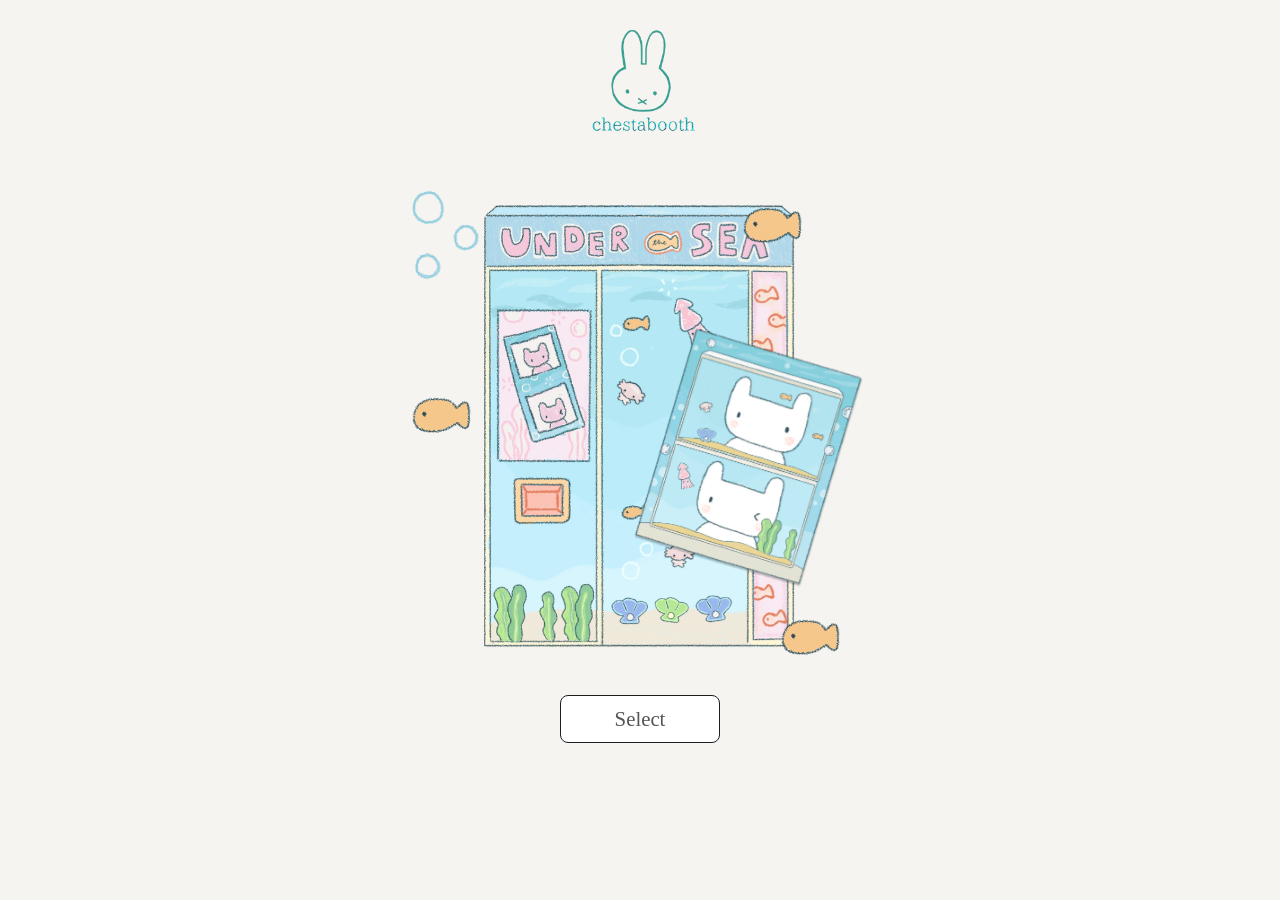
<file: index.html>
<!DOCTYPE html>
<html lang="en">
<head>
  <meta charset="UTF-8" />
  <meta name="viewport" content="width=device-width, initial-scale=1.0" />
  <title>Chestabooth</title>

  <!-- Favicon -->
  <link rel="icon" href="Images/favicon.png" type="image/x-icon">
  <link rel="stylesheet" href="home.css">
</head>
<body>
  <div class="logo">
    <img src="Images/Logo.png" alt="Logo">
  </div>

  <!-- Main Container -->
  <div class="home-container">
    <div class="photobooth-container">
      <div class="photobooth-mock"></div>
      <div class="photostrip-mock"></div>
      <div class="bubbles-mock"></div>
      <div class="fish-mock-1"></div>
      <div class="fish-mock-2"></div>
      <div class="fish-mock-3"></div>
    </div>

    <div class="button-container">
      <button id="select-button">Select</button>
    </div>
  </div>

  <!-- Main JS -->
  <script src="home.js"></script>
</body>
</html>
</file>
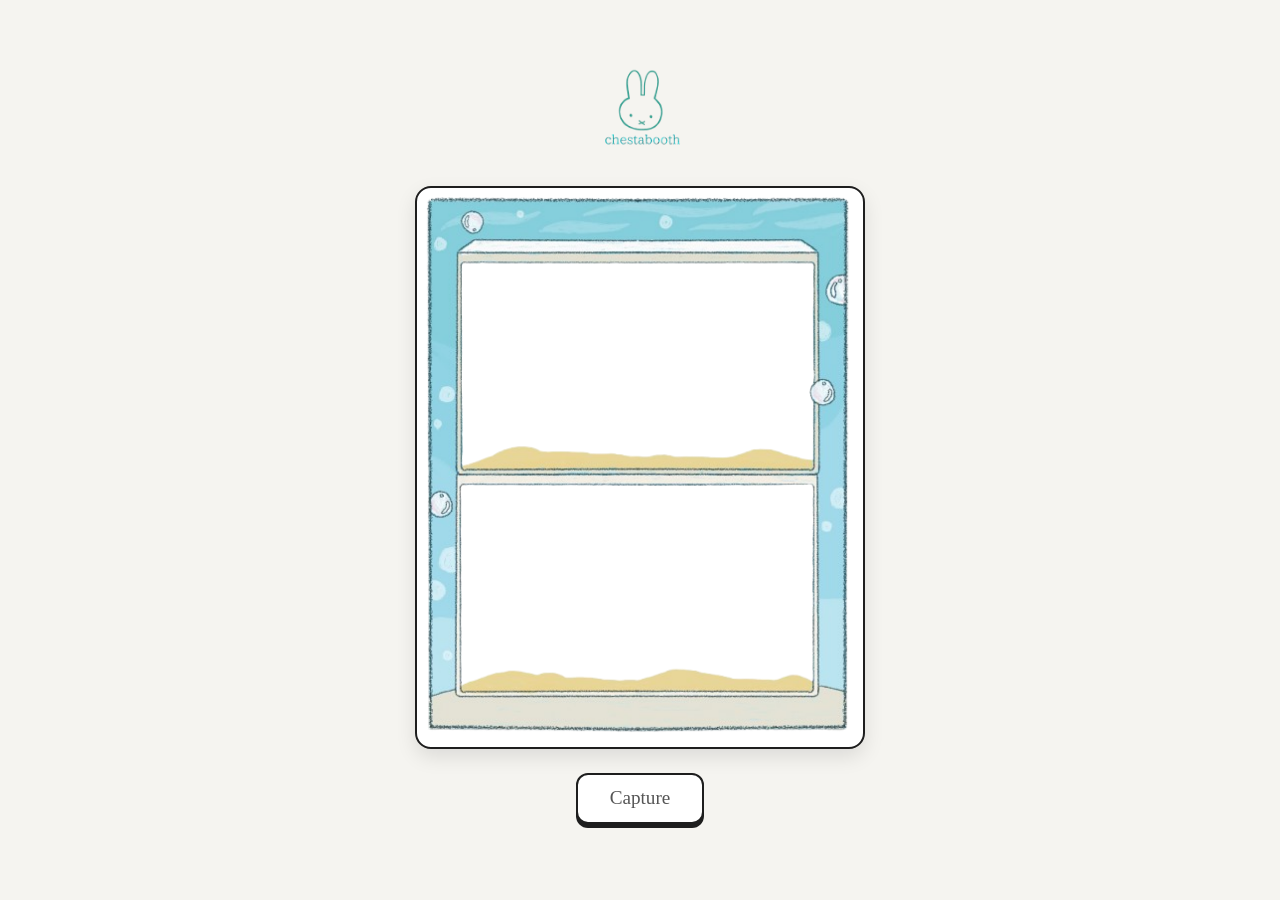
<file: camera.html>
<!DOCTYPE html>
<html lang="en">
<head>
  <meta charset="UTF-8" />
  <meta name="viewport" content="width=device-width, initial-scale=1.0">
  <title>Camera - Chestabooth</title>

  <link rel="icon" href="Images/favicon.png" type="image/x-icon" />
  <link rel="stylesheet" href="cam.css" />
</head>
<body>
  <div class="logo">
    <img src="Images/Logo.png" alt="Logo">
  </div>

  <div class="photobooth-container" id="booth">
    <div class="bubble-container"></div>
    <div class="countdown-timer">3</div>

    <!-- Layer 1 (Bawah): Hasil jepretan foto -->
    <canvas id="finalCanvas" width="1176" height="1470"></canvas>

    <!-- Layer 2 (Tengah): Live preview kamera -->
    <video id="liveVideo" autoplay playsinline muted></video>

    <!-- Layer 3 (Atas): Bingkai photostrip-straight.png (pasir cokelat berada di depan foto) -->
    <canvas id="frameOverlayCanvas" width="1176" height="1470"></canvas>
  </div>

  <div class="controls">
    <button id="takePhoto">Capture</button>
    <button id="retakeBtn" style="display: none;">Retake</button>
    <button id="doneBtn" style="display: none;">Done</button>
  </div>

  <script src="cam.js"></script>
  <script src="bubble.js"></script>
</body>
</html>
</file>
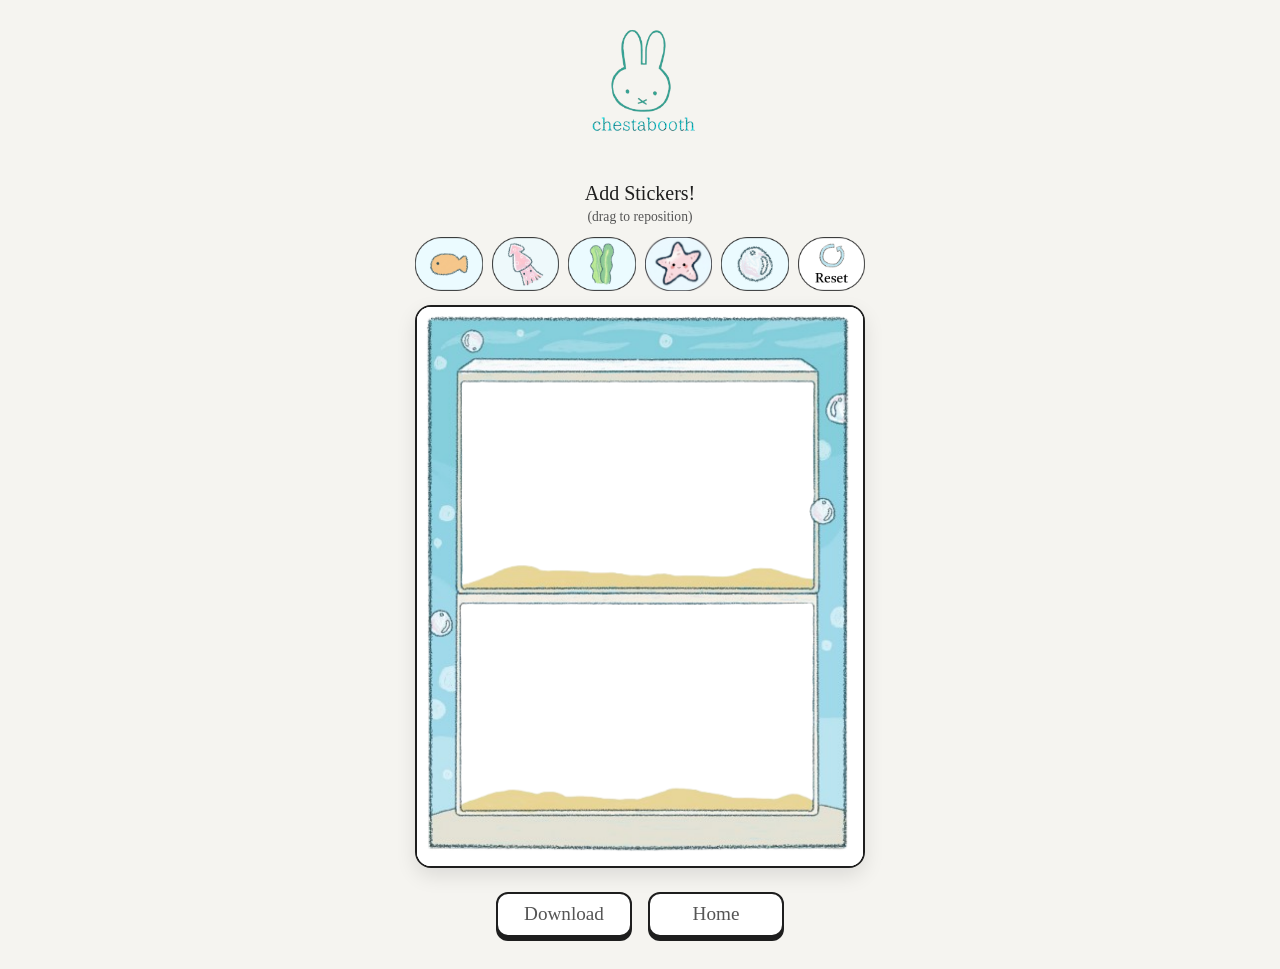
<file: final.html>
<!DOCTYPE html>
<html lang="en">
<head>
  <meta charset="UTF-8">
  <meta name="viewport" content="width=device-width, initial-scale=1.0" />
  <title>Decorate & Download - Chestabooth</title>

  <link rel="icon" href="Images/favicon.png" type="image/x-icon" />
  <link rel="stylesheet" href="final.css" />
</head>
<body>
  <div class="logo">
    <img src="Images/Logo.png" alt="Logo">
  </div>

  <div class="heading-content">
    <div class="sticker-container">
      <h1>Add Stickers!</h1>
      <p>(drag to reposition)</p>
      <div class="sticker-btns">
        <button id="addFish" class="sticker-btn fish-btn" title="Fish">Add Fish</button>
        <button id="addOctopus" class="sticker-btn octopus-btn" title="Octopus">Add Octopus</button>
        <button id="addSeaweed" class="sticker-btn seaweed-btn" title="Seaweed">Add Seaweed</button>
        <button id="addAx" class="sticker-btn axolotl-btn" title="Axolotl">Add Axolotl</button>
        <button id="addBubble" class="sticker-btn bubble-btn" title="Bubble">Add Bubble</button>
        <button id="reset" class="sticker-btn reset-btn" title="Reset Stickers">Reset</button>
      </div>
    </div>
  </div>

  <div id="canvasContainer">
    <canvas id="finalCanvas" width="1176" height="1470"></canvas>
  </div>

  <div class="button-container">
    <button id="downloadBtn">Download</button>
    <button id="homeBtn">Home</button>
  </div>

  <script src="final.js"></script>
</body>
</html>
</file>
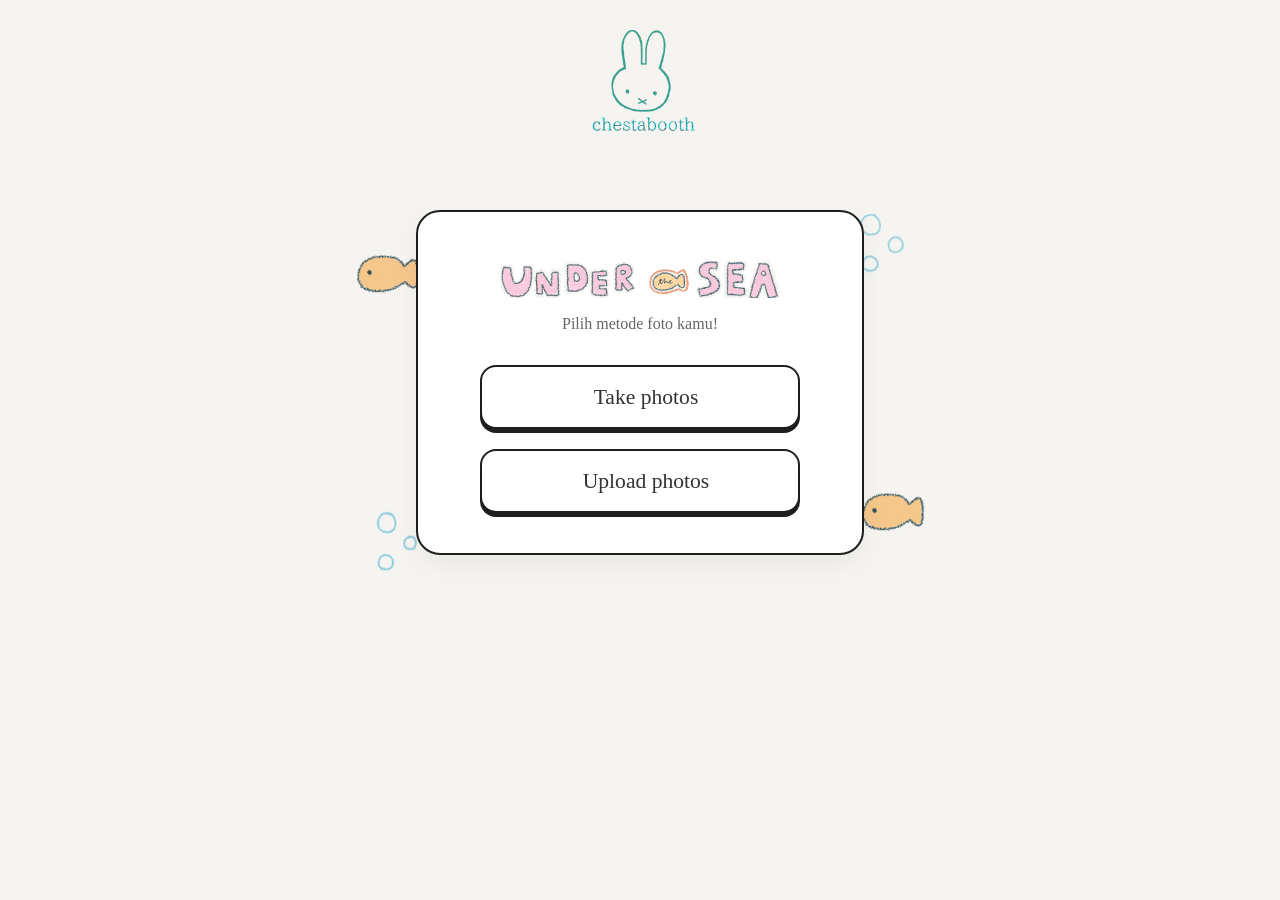
<file: menu.html>
<!DOCTYPE html>
<html lang="en">
<head>
  <meta charset="UTF-8" />
  <meta name="viewport" content="width=device-width, initial-scale=1.0" />
  <title>Menu - Chestabooth</title>

  <!-- Favicon -->
  <link rel="icon" href="Images/favicon.png" type="image/x-icon" />
  <link rel="stylesheet" href="home.css" />
</head>
<body>
  <div class="logo">
    <img src="Images/Logo.png" alt="Logo">
  </div>

  <div class="menu-container">
    <div class="menu-card">
      <div class="menu-header"></div>
      <p class="menu-subtitle">Pilih metode foto kamu!</p>
      
      <div class="menu-buttons">
        <button id="menu-camera-button" class="menu-btn">
          <span></span> Take photos
        </button>
        <button id="menu-upload-button" class="menu-btn">
          <span></span> Upload photos
        </button>
      </div>
    </div>
    
    <!-- Hiasan Ikan & Gelembung Melayang -->
    <div class="menu-decorations">
      <div class="menu-fish-1"></div>
      <div class="menu-fish-2"></div>
      <div class="menu-bubble-1"></div>
      <div class="menu-bubble-2"></div>
    </div>
  </div>

  <script src="home.js"></script>
</body>
</html>
</file>
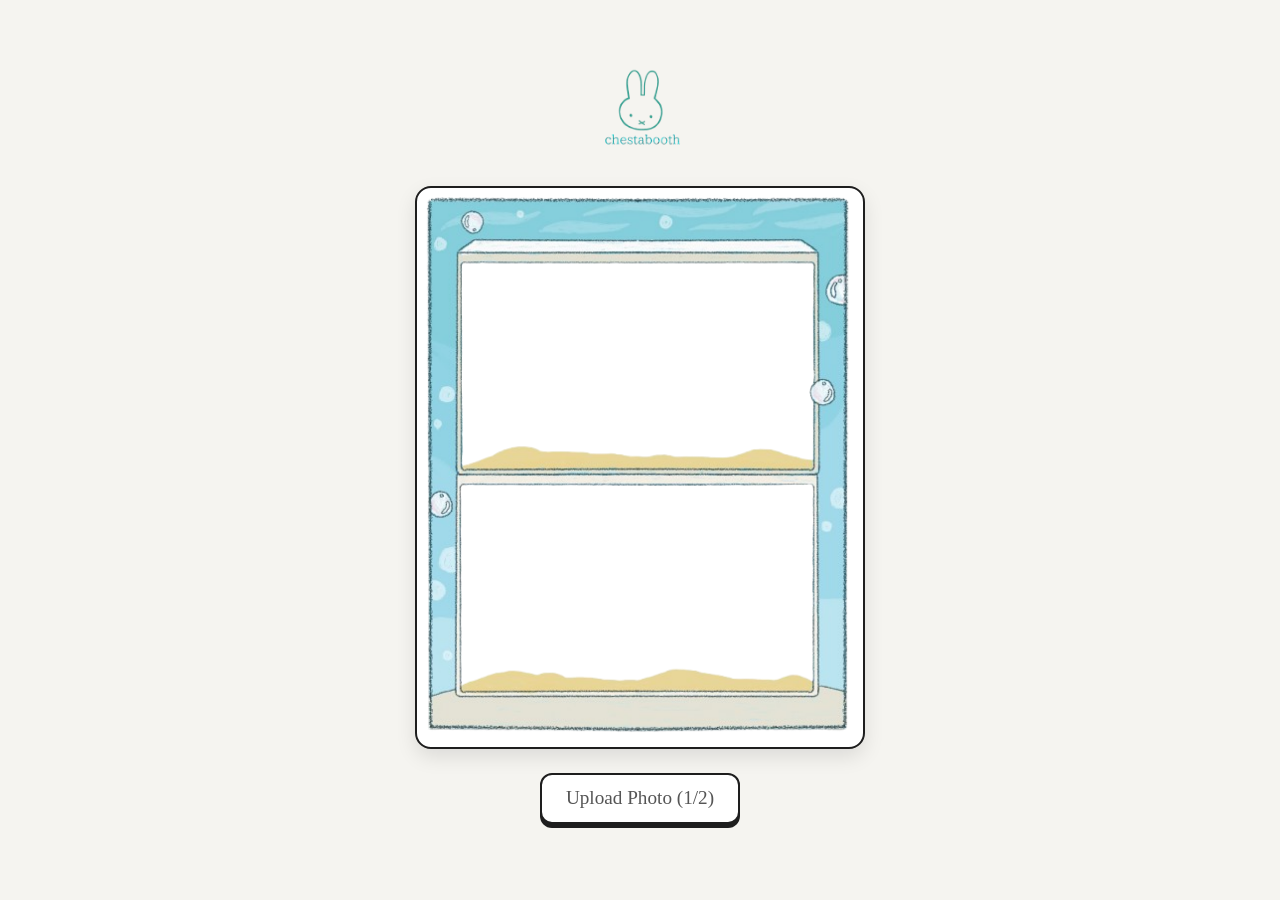
<file: uploud.html>
<!DOCTYPE html>
<html lang="en">
<head>
  <meta charset="UTF-8" />
  <meta name="viewport" content="width=device-width, initial-scale=1.0">
  <title>Upload - Chestabooth</title>

  <link rel="icon" href="Images/favicon.png" type="image/x-icon" />
  <link rel="stylesheet" href="cam.css" />
  <style>
    #uploadPhotoInput { display: none; }
    #uploadPhoto, #readyButton {
      display: flex;
      justify-content: center;
      align-items: center;
      min-width: 8.5rem;
      height: 3.2rem;
    }
  </style>
</head>
<body>
  <div class="logo">
    <img src="Images/Logo.png" alt="Logo">
  </div>

  <div class="photobooth-container" id="booth">
    <div class="bubble-container"></div>

    <!-- Layer 1 (Bawah): Foto yang diunggah -->
    <canvas id="finalCanvas" width="1176" height="1470"></canvas>

    <!-- Layer 2 (Atas): Bingkai photostrip-straight.png -->
    <canvas id="frameOverlayCanvas" width="1176" height="1470"></canvas>

    <input type="file" id="uploadPhotoInput" accept="image/*" />
  </div>

  <div class="controls">
    <button id="uploadPhoto">Upload Photo (1/2)</button>
    <button id="retakeBtn" style="display: none;">Reset</button>
    <button id="readyButton" disabled style="display: none;">Done</button>
  </div>

  <script src="uploud.js"></script>
  <script src="bubble.js"></script>
</body>
</html>
</file>
<file: home.css>
/* root variables */
:root {
  --main-background: #f5f4f0;
  --dark-green-theme: #2a4a53;
  --main-text: #555555;
  --white: #ffffff;

  --container-width: 500px;
  --container-aspect-ratio: 604 / 574;

  --fish-rotation: 7.52deg;
  --strip-rotation: 16.52deg;
  --bubble-rotation: -16.52deg;
}

* {
  box-sizing: border-box;
  margin: 0;
  padding: 0;
}

body {
  background-color: var(--main-background);
  display: flex;
  flex-direction: column;
  align-items: center;
  height: 100%;
  padding: 1rem 0 2rem 0;
  gap: 0;
}

/* logo */
.logo {
  position: relative;
  width: 150px;
  cursor: pointer;
}

.logo img {
  width: 100%;
  height: auto;
}

/* containers */
.home-container {
  display: flex;
  flex-direction: column;
  align-items: center;
  width: 37.75rem;
  gap: 0.5rem;
  margin-top: 0;
  padding-top: 0;
}

/* PHOTOBOOTH CONTAINER (OVERFLOW VISIBLE AGAR IKAN TIDAK TERPOTONG) */
.photobooth-container {
  position: relative;
  width: var(--container-width);
  aspect-ratio: var(--container-aspect-ratio);
  display: flex;
  flex-direction: column;
  justify-content: center;
  align-items: center;
  overflow: visible; /* Mengizinkan gambar mengapung melewati batas tanpa terpotong */
  margin-top: 2vh;
}

@media screen and (max-width: 768px) {
  .photobooth-container {
    width: 90vw;
  }
}

/* base mock elements */
.photobooth-mock,
.photostrip-mock,
.bubbles-mock,
.fish-mock-1,
.fish-mock-2,
.fish-mock-3 {
  position: absolute;
  background-size: cover;
  background-position: center;
  background-repeat: no-repeat;
  object-fit: contain;
  will-change: transform;
}

/* FRAME PHOTOBOOTH */
.photobooth-mock {
  z-index: 1;
  width: calc((375 / 604) * 100%);
  height: calc(534.4 / 574 * 100%);
  left: calc(114 / 604 * 100%);
  top: calc(20 / 574 * 100%);
  background-image: url('Images/1.jpg');
  opacity: 1;
}

/* PHOTOSTRIP - MENGGUNAKAN FILE photostrip.png */
.photostrip-mock {
  z-index: 10;
  width: calc((290 / 604) * 100%);
  height: calc(355 / 574 * 100%);
  right: calc(25 / 604 * 100%);
  top: calc(150 / 574 * 100%);
  background-image: url('Images/photostrip.png');
  background-size: contain;
  animation: floatPhotostrip 3s ease-in-out infinite alternate;
}

/* BUBBLES */
.bubbles-mock {
  z-index: 2;
  width: calc((82.09 / 604) * 100%);
  height: calc(109 / 574 * 100%);
  left: calc(26 / 604 * 100%);
  top: calc(2 / 574 * 100%);
  background-image: url('Images/bubble-1.png');
  animation: floatBubble 2.2s ease-in-out infinite alternate;
}

/* IKAN 1 */
.fish-mock-1 {
  z-index: 3;
  width: calc((72.65 / 604) * 100%);
  height: calc(44.21 / 574 * 100%);
  left: calc(25 / 604 * 100%);
  top: calc(251.34 / 574 * 100%);
  background-image: url('Images/goldfish.png');
  animation: swimFish1 1.8s ease-in-out infinite alternate;
}

/* IKAN 2 (Posisi diturunkan sedikit agar ayunan ke atas tetap utuh) */
.fish-mock-2 {
  z-index: 3;
  width: calc((72.65 / 604) * 100%);
  height: calc(44.21 / 574 * 100%);
  left: calc(425.46 / 604 * 100%);
  top: calc(22 / 574 * 100%); 
  background-image: url('Images/goldfish.png');
  animation: swimFish2 2s ease-in-out infinite alternate;
}

/* IKAN 3 */
.fish-mock-3 {
  z-index: 3;
  width: calc((72.65 / 604) * 100%);
  height: calc(44.21 / 574 * 100%);
  right: calc(60 / 604 * 100%);
  bottom: calc(10 / 574 * 100%);
  background-image: url('Images/goldfish.png');
  animation: swimFish1 1.6s ease-in-out infinite alternate;
}

@keyframes floatPhotostrip {
  0% { transform: rotate(-3deg) translateY(0px); }
  100% { transform: rotate(3deg) translateY(-12px); }
}

@keyframes floatBubble {
  0% { transform: rotate(-18deg) translateY(0px) scale(0.95); }
  100% { transform: rotate(-8deg) translateY(-10px) scale(1.1); }
}

@keyframes swimFish1 {
  0% { transform: rotate(-10deg) translateY(0px); }
  100% { transform: rotate(10deg) translateY(-10px); }
}

@keyframes swimFish2 {
  0% { transform: rotate(10deg) translateY(0px); }
  100% { transform: rotate(-10deg) translateY(-10px); }
}

/* STYLING TOMBOL SELECT */
.button-container {
  margin-top: 1.5rem;
  display: flex;
  justify-content: center;
  align-items: center;
}

button, #select-button {
  color: #555555;
  font-family: Castoro, serif;
  font-size: 1.3rem;
  font-weight: 400;
  background-color: #ffffff;
  border: 1px solid #1e1e1e;
  border-radius: 0.5rem;
  text-align: center;
  cursor: pointer;
  display: flex;
  justify-content: center;
  align-items: center;
  width: 10rem;
  height: 3rem;
  padding: 0.5rem 1rem;
  transition: transform 0.2s ease-in-out, background-color 0.2s ease;
}

button:hover, #select-button:hover {
  transform: scale(1.05);
  background-color: #f9f9f9;
}

/* ==========================================
   MENU PAGE STYLING & DEKORASI
   ========================================== */
.menu-container {
  display: flex;
  flex-direction: column;
  align-items: center;
  justify-content: center;
  width: 100%;
  max-width: 480px;
  position: relative;
  margin-top: 1.5rem;
  padding: 1rem;
}

.menu-card {
  background: #ffffff;
  border: 2px solid #1e1e1e;
  border-radius: 1.5rem;
  padding: 2.5rem 2rem;
  display: flex;
  flex-direction: column;
  align-items: center;
  width: 100%;
  box-shadow: 0 10px 25px rgba(0, 0, 0, 0.05);
  z-index: 5;
  position: relative;
}

.menu-header {
  width: 100%;
  max-width: 280px;
  height: 55px;
  background-image: url('Images/Header.png');
  background-size: contain;
  background-repeat: no-repeat;
  background-position: center;
  margin-bottom: 0.5rem;
}

.menu-subtitle {
  color: #666;
  font-family: Castoro, serif;
  font-size: 1rem;
  margin-bottom: 2rem;
  text-align: center;
}

.menu-buttons {
  display: flex;
  flex-direction: column;
  gap: 1.25rem;
  width: 100%;
  align-items: center;
}

.menu-btn {
  display: flex !important;
  justify-content: center !important;
  align-items: center !important;
  gap: 0.75rem !important;
  width: 100% !important;
  max-width: 320px !important;
  height: 4rem !important;
  font-family: Castoro, serif !important;
  font-size: 1.35rem !important;
  font-weight: 500 !important;
  color: #333333 !important;
  background-color: #ffffff !important;
  border: 2px solid #1e1e1e !important;
  border-radius: 1rem !important;
  cursor: pointer !important;
  box-shadow: 0 4px 0 #1e1e1e !important;
  transition: all 0.2s ease-in-out !important;
}

.menu-btn:hover {
  transform: translateY(-3px) scale(1.02) !important;
  box-shadow: 0 7px 0 #1e1e1e !important;
  background-color: #fdfdfd !important;
}

.menu-btn:active {
  transform: translateY(2px) !important;
  box-shadow: 0 2px 0 #1e1e1e !important;
}

/* Dekorasi Melayang */
.menu-decorations {
  position: absolute;
  top: 0;
  left: 0;
  width: 100%;
  height: 100%;
  pointer-events: none;
  z-index: 1;
}

.menu-fish-1, .menu-fish-2, .menu-bubble-1, .menu-bubble-2 {
  position: absolute;
  background-size: contain;
  background-repeat: no-repeat;
  background-position: center;
}

.menu-fish-1 {
  width: 65px;
  height: 45px;
  left: -45px;
  top: 15%;
  background-image: url('Images/goldfish.png');
  animation: swimFish1 2s ease-in-out infinite alternate;
}

.menu-fish-2 {
  width: 65px;
  height: 45px;
  right: -45px;
  bottom: 10%;
  background-image: url('Images/goldfish.png');
  animation: swimFish2 2.2s ease-in-out infinite alternate;
}

.menu-bubble-1 {
  width: 45px;
  height: 60px;
  right: -25px;
  top: 5%;
  background-image: url('Images/bubble-1.png');
  animation: floatBubble 2.5s ease-in-out infinite alternate;
}

.menu-bubble-2 {
  width: 45px;
  height: 60px;
  left: -25px;
  bottom: 0%;
  background-image: url('Images/bubble-2.png');
  animation: floatBubble 3s ease-in-out infinite alternate;
}
</file>
<file: cam.css>
* {
  box-sizing: border-box;
  margin: 0;
  padding: 0;
}

body {
  font-family: sans-serif;
  background-color: #f5f4f0;
  display: flex;
  flex-direction: column;
  align-items: center;
  justify-content: center;
  min-height: 100vh;
  padding: 1rem 0 2rem;
}

/* logo */
.logo {
  position: relative;
  width: 110px;
  margin-bottom: 1rem;
  cursor: pointer;
}

.logo img {
  width: 100%;
  height: auto;
  display: block;
}

/* photobooth container */
.photobooth-container {
  position: relative;
  width: 90vw;
  max-width: 450px;
  aspect-ratio: 588 / 735;
  background: #ffffff;
  border-radius: 1rem;
  border: 2px solid #1e1e1e;
  overflow: hidden;
  box-shadow: 0 8px 20px rgba(0, 0, 0, 0.1);
}

/* countdown timer */
.countdown-timer {
  position: absolute;
  top: 1.5rem;
  left: 50%;
  transform: translateX(-50%);
  z-index: 100;
  display: none;
  align-items: center;
  justify-content: center;
  width: 4.5rem;
  height: 3rem;
  border-radius: 0.75rem;
  border: 2px solid #1E1E1E;
  background: #FFF;
  color: #1E1E1E;
  font-family: Castoro, serif;
  font-size: 1.8rem;
  font-weight: bold;
  box-shadow: 0 4px 10px rgba(0, 0, 0, 0.15);
  pointer-events: none;
}

/* Layer 1: Canvas hasil foto */
#finalCanvas {
  position: absolute;
  top: 0;
  left: 0;
  width: 100%;
  height: 100%;
  display: block;
  z-index: 1;
  background: transparent;
}

/* Layer 2: Live video sejajar presisi dengan kotak dalam photostrip */
#liveVideo {
  position: absolute;
  top: 11.43%;
  left: 9.01%;
  width: 79.76%;
  height: 40.20%;
  object-fit: cover;
  transform: scaleX(-1);
  z-index: 2;
  display: none;
}

/* Layer 3: Frame overlay di atas video dan foto */
#frameOverlayCanvas {
  position: absolute;
  top: 0;
  left: 0;
  width: 100%;
  height: 100%;
  display: block;
  z-index: 5;
  pointer-events: none;
}

/* controls & buttons */
.controls {
  margin-top: 1.5rem;
  display: flex;
  gap: 12px;
  justify-content: center;
  align-items: center;
}

button {
  padding: 0.6rem 1.5rem;
  font-size: 1.2rem;
  cursor: pointer;
  color: #555555;
  font-family: Castoro, serif;
  font-weight: 400;
  background-color: #ffffff;
  border: 2px solid #1e1e1e;
  border-radius: 0.75rem;
  box-shadow: 0 4px 0 #1e1e1e;
  transition: all 0.2s ease-in-out;
}

button:hover {
  transform: translateY(-2px) scale(1.03);
  box-shadow: 0 6px 0 #1e1e1e;
}

button:active {
  transform: translateY(2px);
  box-shadow: 0 2px 0 #1e1e1e;
}

#takePhoto, #retakeBtn, #doneBtn {
  display: flex;
  justify-content: center;
  align-items: center;
  min-width: 8rem;
  height: 3.2rem;
}

/* bubble container */
.bubble-container {
  position: absolute;
  top: 0;
  left: 0;
  width: 100%;
  height: 100%;
  overflow: hidden;
  pointer-events: none;
  z-index: 50;
}

.bubble {
  position: absolute;
  bottom: -100px;
  opacity: 1;
  transform-origin: center;
  animation-name: riseSpin;
  animation-timing-function: linear;
  animation-fill-mode: forwards;
}

@keyframes riseSpin {
  0% {
    transform: translateY(0) rotate(0deg) scale(1);
    opacity: 1;
  }
  80% {
    opacity: 1;
  }
  100% {
    transform: translateY(-110vh) rotate(360deg) scale(0.5);
    opacity: 0;
  }
}
</file>
<file: final.css>
* {
  box-sizing: border-box;
  margin: 0;
  padding: 0;
}

body {
  background-color: #f5f4f0;
  display: flex;
  flex-direction: column;
  align-items: center;
  min-height: 100vh;
  padding: 1rem 0 2rem;
}

h1 {
  color: #1e1e1e;
  font-family: Castoro, serif;
  font-size: 1.25rem;
  font-weight: 400;
}

p {
  font-size: 0.85rem;
  color: #555555;
  margin-bottom: 0.5rem;
}

/* logo */
.logo {
  position: relative;
  width: 150px;
  margin-bottom: 0.5rem;
  cursor: pointer;
}

.logo img {
  width: 100%;
  height: auto;
}

/* heading & sticker bar */
.heading-content {
  display: flex;
  flex-direction: column;
  align-items: center;
  width: 90vw;
  max-width: 450px;
  margin-top: 0.25rem;
}

.sticker-container {
  display: flex;
  flex-direction: column;
  align-items: center;
  width: 100%;
  gap: 0.25rem;
}

.sticker-btns {
  display: flex;
  flex-direction: row;
  align-items: center;
  justify-content: space-between;
  width: 100%;
  gap: 6px;
}

.sticker-btn {
  width: 15%;
  aspect-ratio: 75 / 60;
  background-size: contain;
  background-repeat: no-repeat;
  background-position: center;
  background-color: transparent;
  border: none;
  outline: none;
  cursor: pointer;
  font-size: 0;
  transition: transform 0.2s ease-in-out;
}

.sticker-btn:hover {
  transform: scale(1.12);
}

.fish-btn { background-image: url("Images/fishButton.png"); }
.octopus-btn { background-image: url("Images/octopusButton.png"); }
.seaweed-btn { background-image: url("Images/seaweedButton.png"); }
.axolotl-btn { background-image: url("Images/axolotlButton.png"); }
.bubble-btn { background-image: url("Images/bubbleButton.png"); }
.reset-btn { background-image: url("Images/resetButton.png"); }

/* canvas container */
#canvasContainer {
  position: relative;
  margin-top: 14px;
  width: 90vw;
  max-width: 450px;
  aspect-ratio: 588 / 735;
  border-radius: 1rem;
  border: 2px solid #1e1e1e;
  overflow: hidden;
  background: #ffffff;
  box-shadow: 0 8px 20px rgba(0, 0, 0, 0.1);
}

canvas {
  width: 100%;
  height: 100%;
  background: #ffffff;
  cursor: grab;
  display: block;
}

canvas:active {
  cursor: grabbing;
}

/* bottom buttons */
.button-container {
  display: flex;
  flex-direction: row;
  align-items: center;
  justify-content: center;
  gap: 16px;
  margin-top: 1.5rem;
}

.button-container button {
  padding: 0.6rem 1.5rem;
  font-size: 1.2rem;
  cursor: pointer;
  color: #555555;
  font-family: Castoro, serif;
  background-color: #ffffff;
  border: 2px solid #1e1e1e;
  border-radius: 0.75rem;
  box-shadow: 0 4px 0 #1e1e1e;
  min-width: 8.5rem;
  transition: all 0.2s ease-in-out;
}

.button-container button:hover {
  transform: translateY(-2px) scale(1.03);
  box-shadow: 0 6px 0 #1e1e1e;
}

.button-container button:active {
  transform: translateY(2px);
  box-shadow: 0 2px 0 #1e1e1e;
}
</file>
